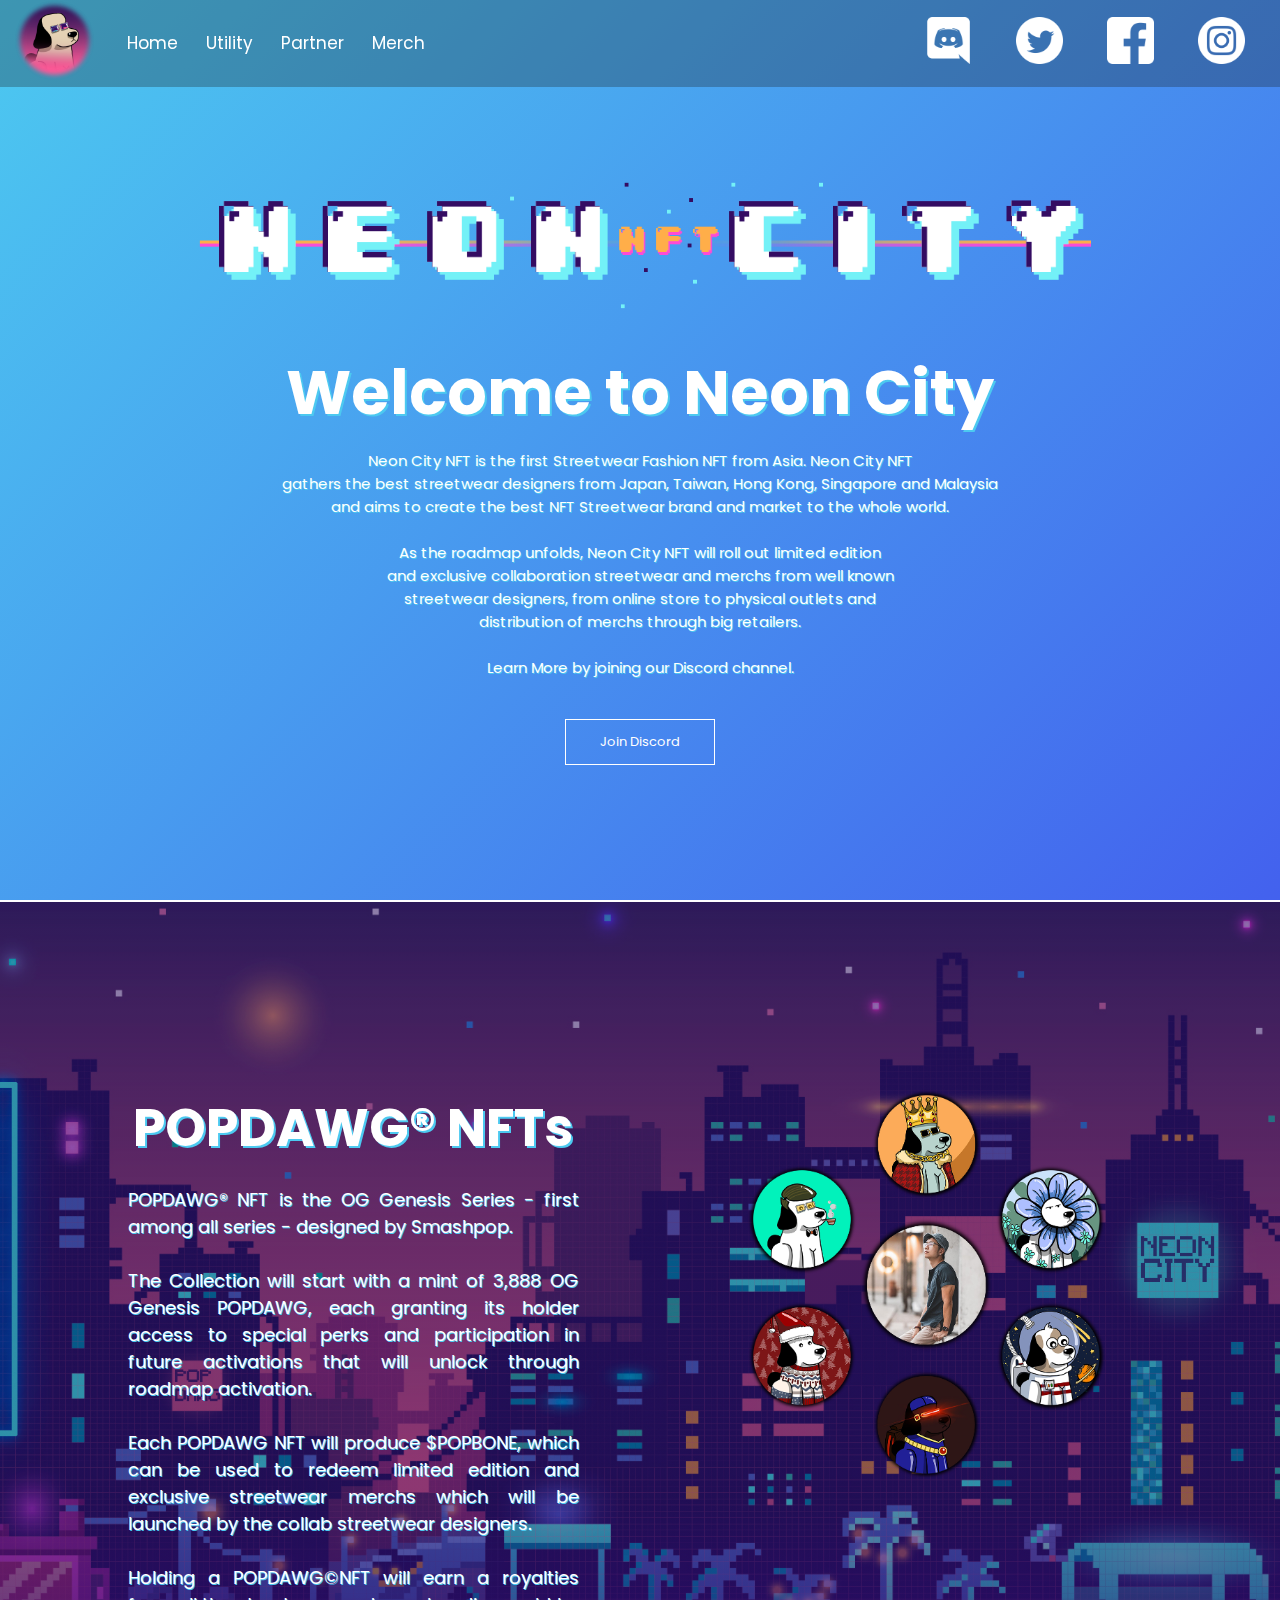
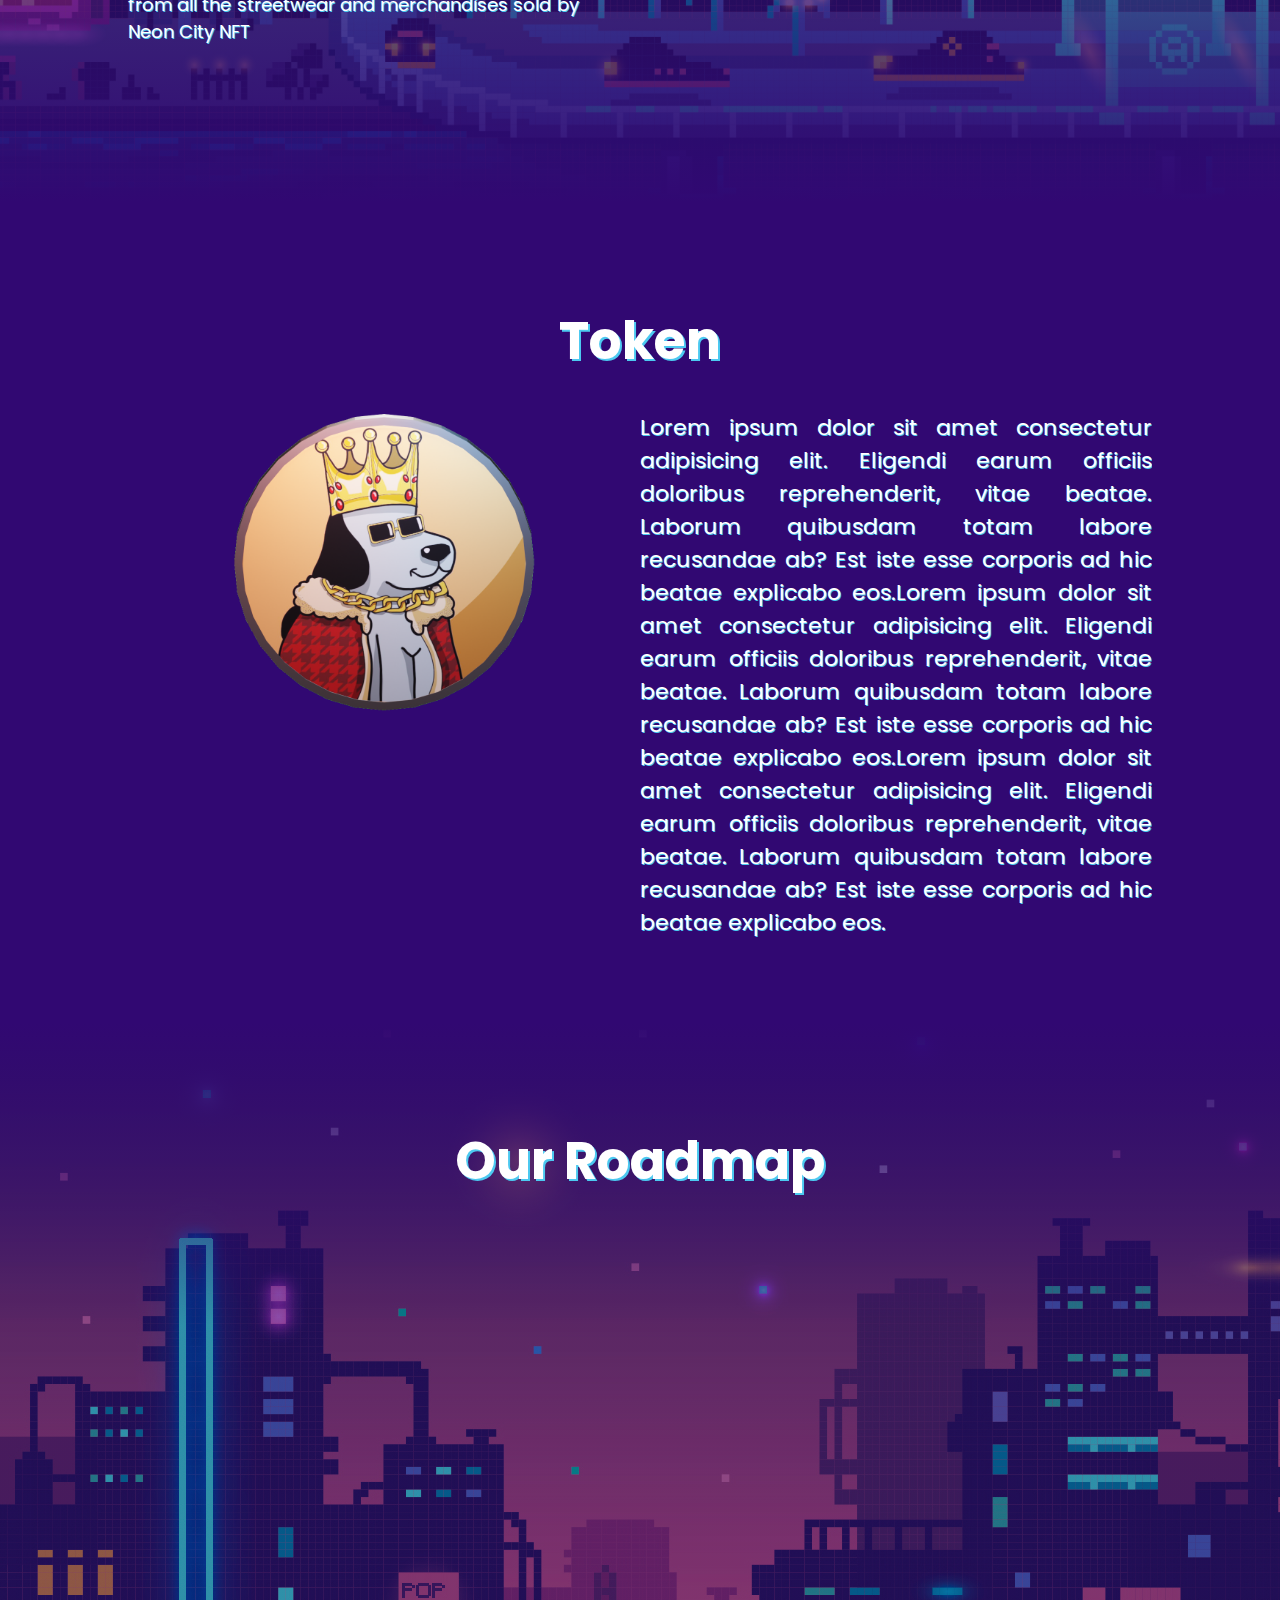
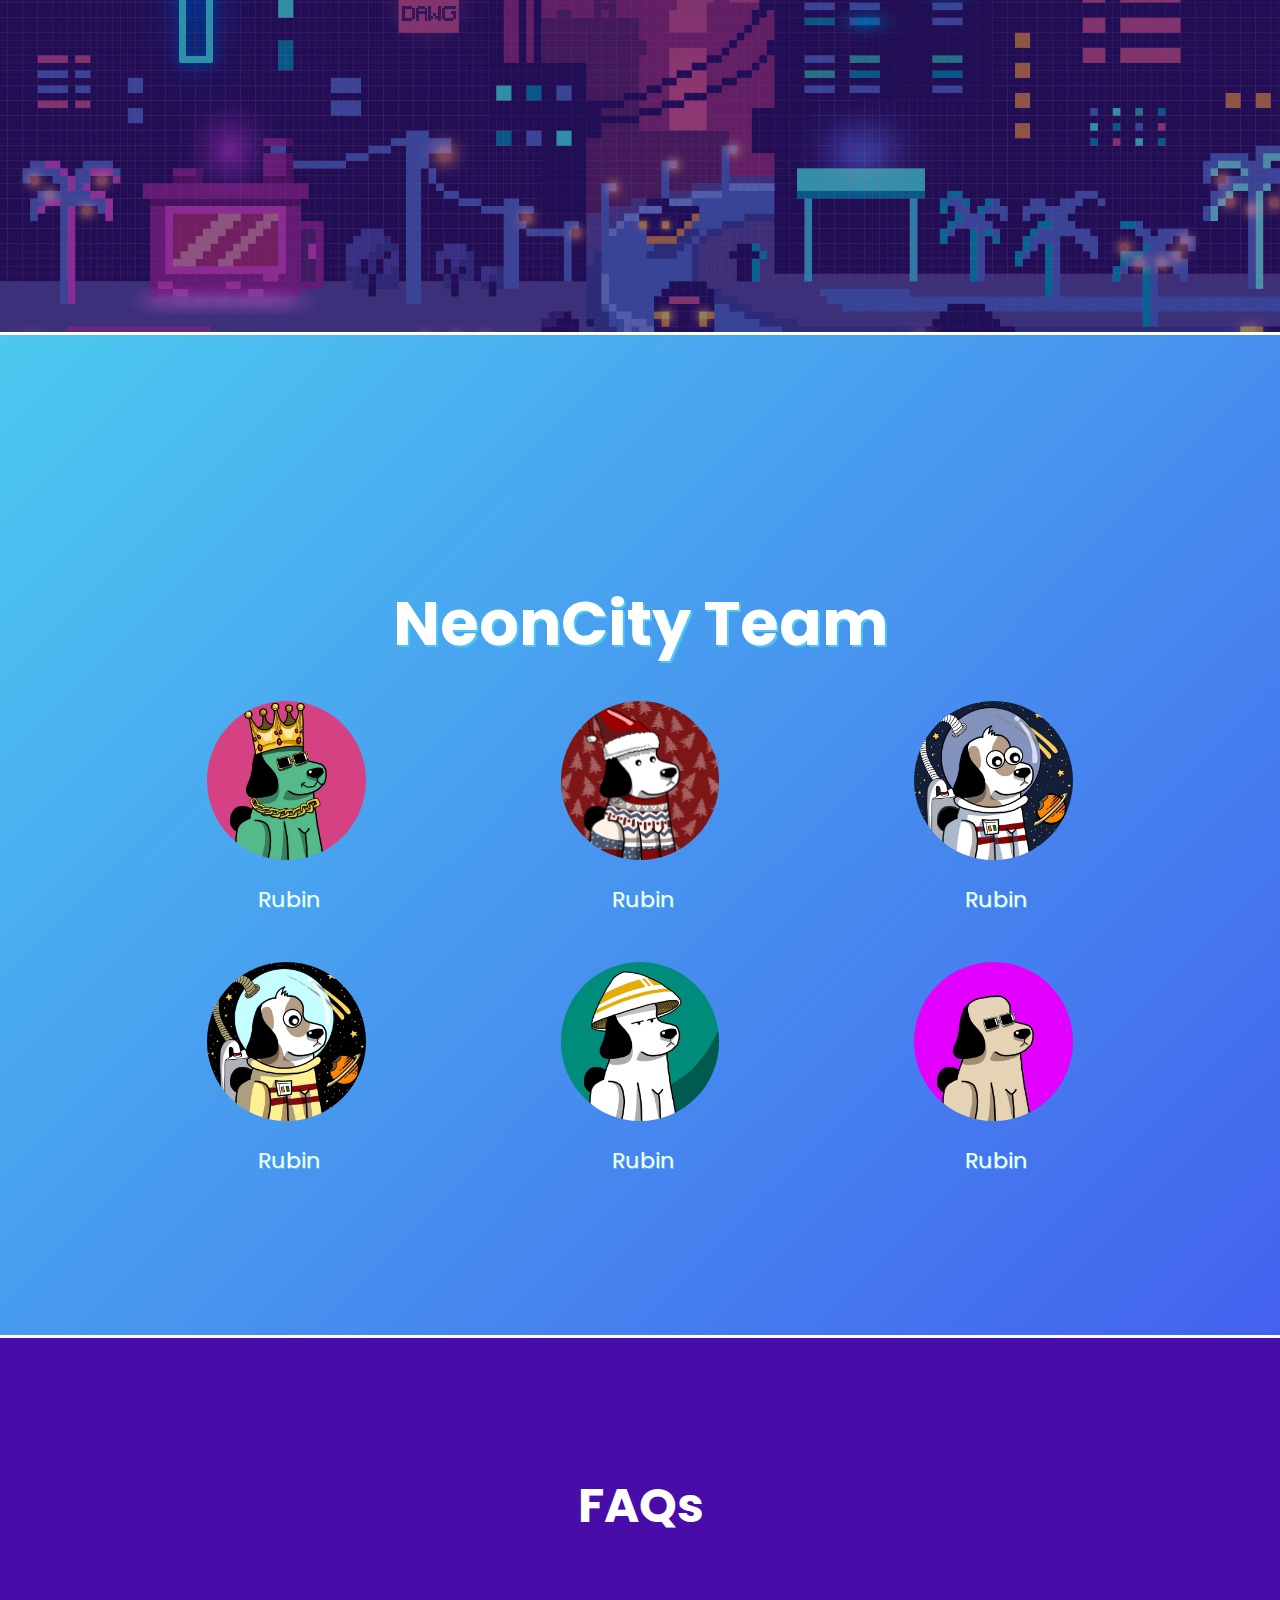
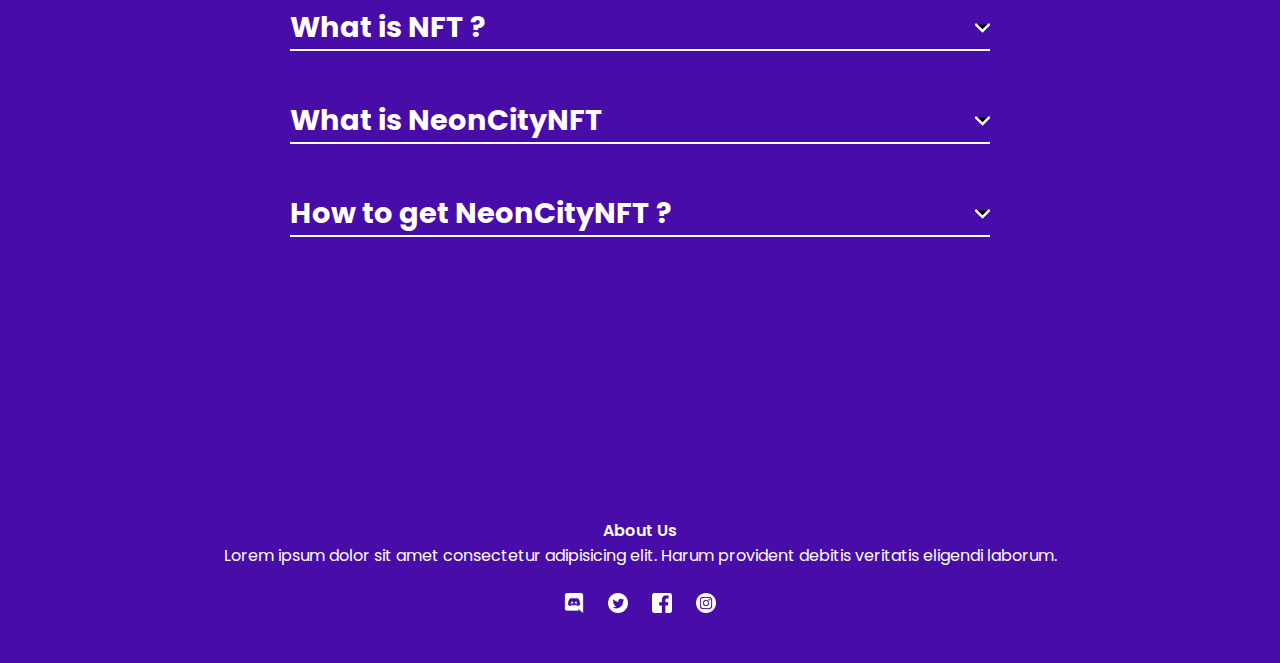
<file: index.html>
<!DOCTYPE html>
<html>
  <head>
    <meta charset="utf-8" />
    <meta http-equiv="X-UA-Compatible" content="IE=edge" />
    <title>NeonCityNFT</title>
    <meta name="viewport" content="width=device-width, initial-scale=1" />
    <link rel="stylesheet" type="text/css" media="screen" href="style.css" />
    <script src="main.js"></script>
    <link
      href="https://fonts.googleapis.com/css2?family=Poppins:wght@100;200;300;400;600;700&display=swap"
      rel="stylesheet"
    />
  </head>
  <body>
    <section class="header">
      <!-----------------NAV tab end--------------------->
      <nav>
        <div class="header-logo">
          <a href=""><img src="img/neoncitylogo.png" /></a>
        </div>
        <div class="nav-links" id="navLinks">
          <i class="fa fa-times" onclick="hideMenu()"></i>
          <ul>
            <li><a href="index.html">Home</a></li>
            <li><a href="utility.html">Utility</a></li>
            <li><a href="partner.html">Partner</a></li>
            <li><a href="merch.html">Merch</a></li>
          </ul>
        </div>
        <div class="social-link">
          <img src="img/discord.png" alt="" />
          <img src="img/twitter.png" alt="" />
          <img src="img/facebook.png" alt="" />
          <img src="img/instagram.png" alt="" />
        </div>
        <i class="fa fa-bars" onclick="showMenu()"></i>
      </nav>
      <!-----------------NAV tab end--------------------->
      <div class="text-box">
        <a href=""><img src="img/neoncitytitle.png" /></a>
        <h1>Welcome to Neon City</h1>
        <p>
          Neon City NFT is the first Streetwear Fashion NFT from Asia. Neon City
          NFT <br />gathers the best streetwear designers from Japan, Taiwan,
          Hong Kong, Singapore and Malaysia <br />
          and aims to create the best NFT Streetwear brand and market to the
          whole world. <br />
          <br />
          As the roadmap unfolds, Neon City NFT will roll out limited edition
          <br />
          and exclusive collaboration streetwear and merchs from well known
          <br />
          streetwear designers, from online store to physical outlets and <br />
          distribution of merchs through big retailers. <br />
          <br />
          Learn More by joining our Discord channel.
        </p>
        <a href="" class="hero-btn">Join Discord</a>
      </div>
    </section>

    <!-----------------Slide Show start--------------------->

    <section class="slideshow">
      <div class="slideshow-title">
        <div class="row">
          <div class="slideshow-col">
            <h2>POPDAWG® NFTs</h2>
            <p>
              POPDAWG® NFT is the OG Genesis Series - first among all series -
              designed by Smashpop.<br />
              <br />
              The Collection will start with a mint of 3,888 OG Genesis POPDAWG,
              each granting its holder access to special perks and participation
              in future activations that will unlock through roadmap activation.
              <br />
              <br />
              Each POPDAWG NFT will produce $POPBONE, which can be used to
              redeem limited edition and exclusive streetwear merchs which will
              be launched by the collab streetwear designers. <br />
              <br />
              Holding a POPDAWG©NFT will earn a royalties from all the
              streetwear and merchandises sold by Neon City NFT
            </p>
          </div>
          <div class="slideshow-col">
            <img src="img/showcase.png" alt="" />
          </div>
        </div>
      </div>
    </section>

    <!---------------------Slide Show end-------------------------->
    <!----------------------Token start---------------------------->

    <section class="token">
      <div class="token-title">
        <h2>Token</h2>
        <div class="row">
          <div class="token-col">
            <img src="img/NFT8.png" alt="" />
          </div>
          <div class="token-col">
            <p>
              Lorem ipsum dolor sit amet consectetur adipisicing elit. Eligendi
              earum officiis doloribus reprehenderit, vitae beatae. Laborum
              quibusdam totam labore recusandae ab? Est iste esse corporis ad
              hic beatae explicabo eos.Lorem ipsum dolor sit amet consectetur
              adipisicing elit. Eligendi earum officiis doloribus reprehenderit,
              vitae beatae. Laborum quibusdam totam labore recusandae ab? Est
              iste esse corporis ad hic beatae explicabo eos.Lorem ipsum dolor
              sit amet consectetur adipisicing elit. Eligendi earum officiis
              doloribus reprehenderit, vitae beatae. Laborum quibusdam totam
              labore recusandae ab? Est iste esse corporis ad hic beatae
              explicabo eos.
            </p>
          </div>
        </div>
      </div>
    </section>

    <!----------------------Token end--------------------------------->
    <!----------------------Roadmap start----------------------------->

    <section class="roadmap">
      <div class="roadmap-title">
        <h2>Our Roadmap</h2>
      </div>
    </section>

    <!----------------------Roadmap end--------------------------------->
    <!----------------------Team start---------------------------------->

    <section class="team">
      <div class="team-title">
        <h2>NeonCity Team</h2>
        <div class="row">
          <div class="team-col">
            <img src="img/NFT2.jpeg" alt="" />
            <p>Rubin</p>
          </div>
          <div class="team-col">
            <img src="img/NFT3.jpeg" alt="" />
            <p>Rubin</p>
          </div>
          <div class="team-col">
            <img src="img/NFT4.jpeg" alt="" />
            <p>Rubin</p>
          </div>
        </div>
        <div class="row">
          <div class="team-col">
            <img src="img/NFT5.jpeg" alt="" />
            <p>Rubin</p>
          </div>
          <div class="team-col">
            <img src="img/NFT6.jpeg" alt="" />
            <p>Rubin</p>
          </div>
          <div class="team-col">
            <img src="img/NFT7.jpeg" alt="" />
            <p>Rubin</p>
          </div>
        </div>
      </div>
    </section>

    <!-------------------------Team end--------------------------------->
    <!-----------------------faq start---------------------------------->

    <section class="faq-section">
      <h2>FAQs</h2>
      <div class="faq">
        <div class="question">
          <h3>What is NFT ?</h3>

          <svg width="15" height="10" viewBox="0 0 42 25">
            <Path
              d="M3 3L21 21L39 3"
              stroke="white"
              stroke-width="7"
              stroke-linecap="round"
            />
          </svg>
        </div>
        <div class="answer">
          <p>
            Lorem ipsum dolor sit amet consectetur, adipisicing elit. Architecto
            autem qui non ipsum voluptates perferendis dolore earum a ullam
            magni voluptatibus odit, nesciunt repellat incidunt. Atque sequi
            facilis laboriosam provident!
          </p>
        </div>
      </div>
      <div class="faq">
        <div class="question">
          <h3>What is NeonCityNFT</h3>

          <svg width="15" height="10" viewBox="0 0 42 25">
            <Path
              d="M3 3L21 21L39 3"
              stroke="white"
              stroke-width="7"
              stroke-linecap="round"
            />
          </svg>
        </div>
        <div class="answer">
          <p>
            Lorem ipsum dolor sit amet consectetur, adipisicing elit. Architecto
            autem qui non ipsum voluptates perferendis dolore earum a ullam
            magni voluptatibus odit, nesciunt repellat incidunt. Atque sequi
            facilis laboriosam provident!
          </p>
        </div>
      </div>
      <div class="faq">
        <div class="question">
          <h3>How to get NeonCityNFT ?</h3>

          <svg width="15" height="10" viewBox="0 0 42 25">
            <Path
              d="M3 3L21 21L39 3"
              stroke="white"
              stroke-width="7"
              stroke-linecap="round"
            />
          </svg>
        </div>
        <div class="answer">
          <p>
            Lorem ipsum dolor sit amet consectetur, adipisicing elit. Architecto
            autem qui non ipsum voluptates perferendis dolore earum a ullam
            magni voluptatibus odit, nesciunt repellat incidunt. Atque sequi
            facilis laboriosam provident!
          </p>
        </div>
      </div>
    </section>

    <!-------------------------Faq end------------------------------------->
    <!-----------------------footer start---------------------------------->

    <section class="footer">
      <h4>About Us</h4>
      <p>
        Lorem ipsum dolor sit amet consectetur adipisicing elit. Harum provident
        debitis veritatis eligendi laborum.
      </p>
      <div class="icon">
        <img src="img/discord.png" alt="" />
        <img src="img/twitter.png" alt="" />
        <img src="img/facebook.png" alt="" />
        <img src="img/instagram.png" alt="" />
      </div>
    </section>

    <script src="app.js"></script>
  </body>
</html>
</file>
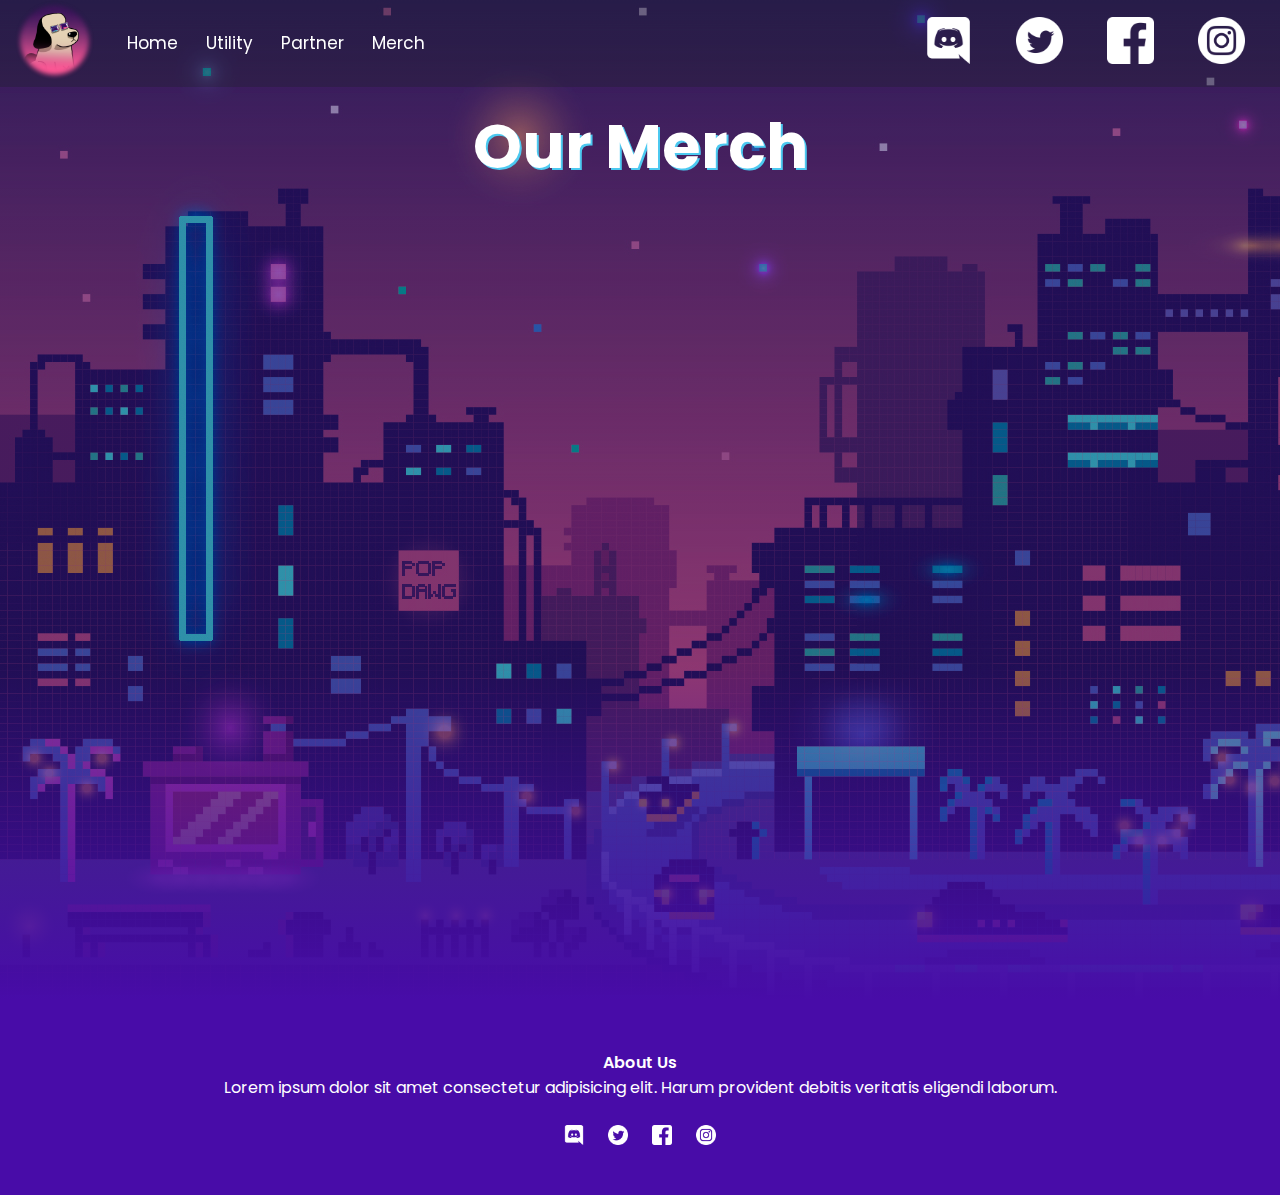
<file: merch.html>
<!DOCTYPE html>
<html>
  <head>
    <meta charset="utf-8" />
    <meta http-equiv="X-UA-Compatible" content="IE=edge" />
    <title>NeonCityNFT</title>
    <meta name="viewport" content="width=device-width, initial-scale=1" />
    <link rel="stylesheet" type="text/css" media="screen" href="style.css" />
    <script src="main.js"></script>
    <link
      href="https://fonts.googleapis.com/css2?family=Poppins:wght@100;200;300;400;600;700&display=swap"
      rel="stylesheet"
    />
  </head>
  <body>
    <section class="merch">
      <!-----------------NAV tab end--------------------------------------------->
      <nav>
        <div class="header-logo">
          <a href=""><img src="img/neoncitylogo.png" /></a>
        </div>
        <div class="nav-links" id="navLinks">
          <i class="fa fa-times" onclick="hideMenu()"></i>
          <ul>
            <li><a href="index.html">Home</a></li>
            <li><a href="utility.html">Utility</a></li>
            <li><a href="partner.html">Partner</a></li>
            <li><a href="merch.html">Merch</a></li>
          </ul>
        </div>
        <div class="social-link">
          <img src="img/discord.png" alt="" />
          <img src="img/twitter.png" alt="" />
          <img src="img/facebook.png" alt="" />
          <img src="img/instagram.png" alt="" />
        </div>
        <i class="fa fa-bars" onclick="showMenu()"></i>
      </nav>
      <!-----------------NAV tab end-------------------------------------------->
      <div class="merch-title">
        <h2>Our Merch</h2>
      </div>
    </section>

    <!-----------------------footer start---------------------------------->

    <section class="footer">
      <h4>About Us</h4>
      <p>
        Lorem ipsum dolor sit amet consectetur adipisicing elit. Harum provident
        debitis veritatis eligendi laborum.
      </p>
      <div class="icon">
        <img src="img/discord.png" alt="" />
        <img src="img/twitter.png" alt="" />
        <img src="img/facebook.png" alt="" />
        <img src="img/instagram.png" alt="" />
      </div>
    </section>

    <script src="app.js"></script>
  </body>
</html>
</file>
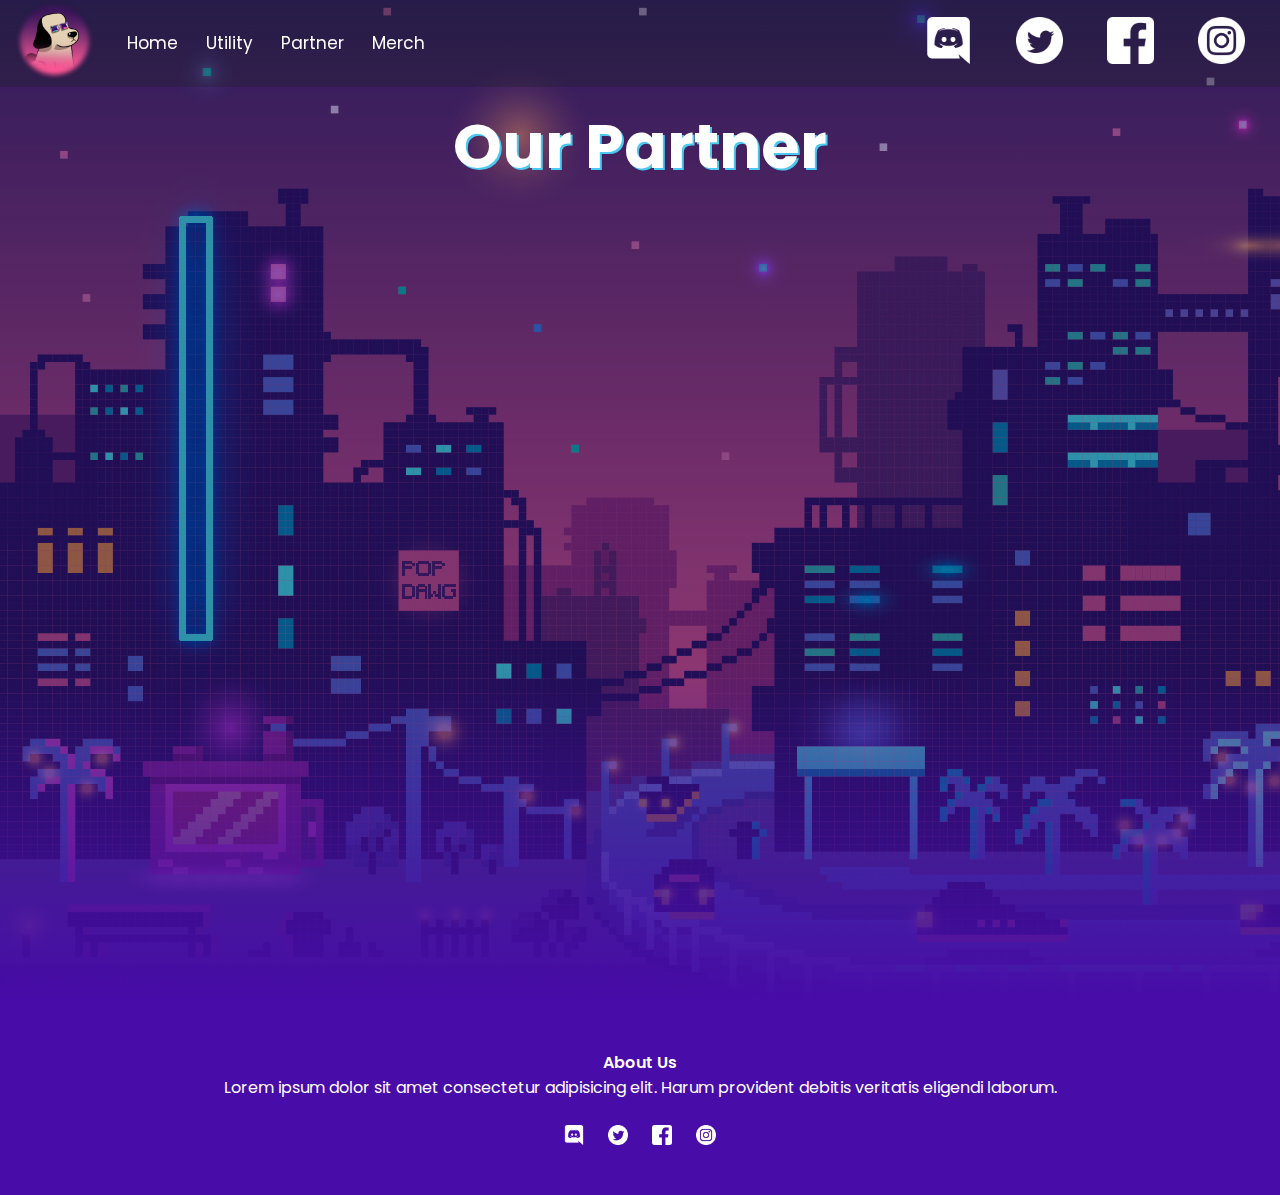
<file: partner.html>
<!DOCTYPE html>
<html>
  <head>
    <meta charset="utf-8" />
    <meta http-equiv="X-UA-Compatible" content="IE=edge" />
    <title>NeonCityNFT</title>
    <meta name="viewport" content="width=device-width, initial-scale=1" />
    <link rel="stylesheet" type="text/css" media="screen" href="style.css" />
    <script src="main.js"></script>
    <link
      href="https://fonts.googleapis.com/css2?family=Poppins:wght@100;200;300;400;600;700&display=swap"
      rel="stylesheet"
    />
  </head>
  <body>
    <section class="partner">
      <!-----------------NAV tab end--------------------------------------------->
      <nav>
        <div class="header-logo">
          <a href=""><img src="img/neoncitylogo.png" /></a>
        </div>
        <div class="nav-links" id="navLinks">
          <i class="fa fa-times" onclick="hideMenu()"></i>
          <ul>
            <li><a href="index.html">Home</a></li>
            <li><a href="utility.html">Utility</a></li>
            <li><a href="partner.html">Partner</a></li>
            <li><a href="merch.html">Merch</a></li>
          </ul>
        </div>
        <div class="social-link">
          <img src="img/discord.png" alt="" />
          <img src="img/twitter.png" alt="" />
          <img src="img/facebook.png" alt="" />
          <img src="img/instagram.png" alt="" />
        </div>
        <i class="fa fa-bars" onclick="showMenu()"></i>
      </nav>
      <!-----------------NAV tab end-------------------------------------------->
      <div class="partner-title">
        <h2>Our Partner</h2>
      </div>
    </section>

    <!-----------------------footer start---------------------------------->

    <section class="footer">
      <h4>About Us</h4>
      <p>
        Lorem ipsum dolor sit amet consectetur adipisicing elit. Harum provident
        debitis veritatis eligendi laborum.
      </p>
      <div class="icon">
        <img src="img/discord.png" alt="" />
        <img src="img/twitter.png" alt="" />
        <img src="img/facebook.png" alt="" />
        <img src="img/instagram.png" alt="" />
      </div>
    </section>

    <script src="app.js"></script>
  </body>
</html>
</file>
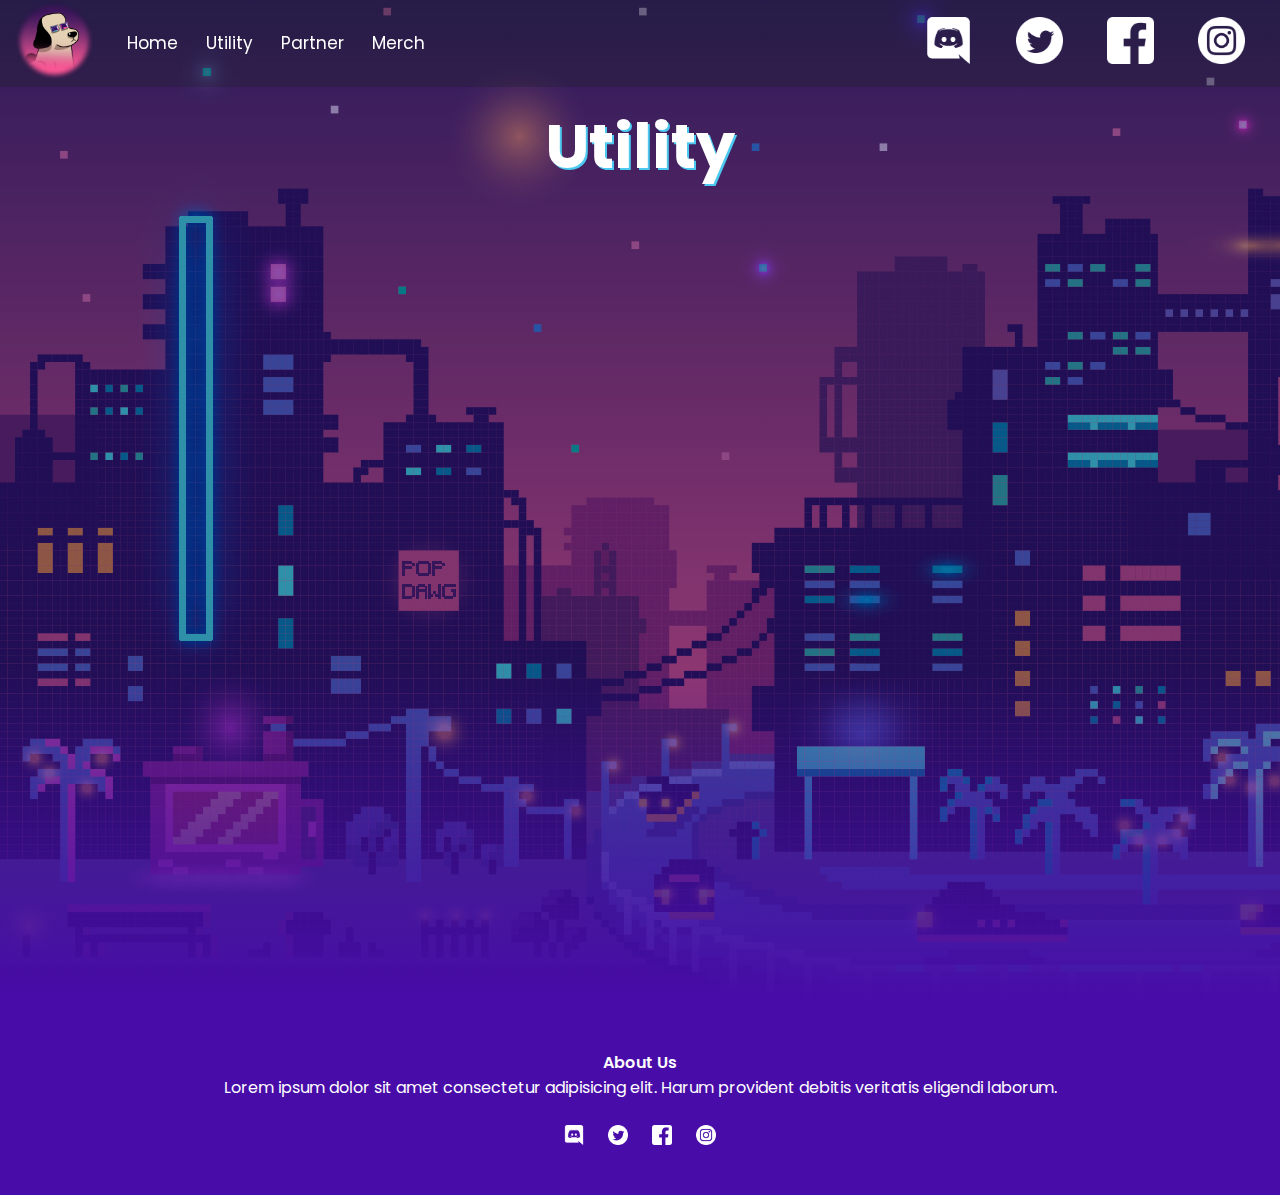
<file: utility.html>
<!DOCTYPE html>
<html>
  <head>
    <meta charset="utf-8" />
    <meta http-equiv="X-UA-Compatible" content="IE=edge" />
    <title>NeonCityNFT</title>
    <meta name="viewport" content="width=device-width, initial-scale=1" />
    <link rel="stylesheet" type="text/css" media="screen" href="style.css" />
    <script src="main.js"></script>
    <link
      href="https://fonts.googleapis.com/css2?family=Poppins:wght@100;200;300;400;600;700&display=swap"
      rel="stylesheet"
    />
  </head>
  <body>
    <section class="utility">
      <!-----------------NAV tab end--------------------------------------------->
      <nav>
        <div class="header-logo">
          <a href=""><img src="img/neoncitylogo.png" /></a>
        </div>
        <div class="nav-links" id="navLinks">
          <i class="fa fa-times" onclick="hideMenu()"></i>
          <ul>
            <li><a href="index.html">Home</a></li>
            <li><a href="utility.html">Utility</a></li>
            <li><a href="partner.html">Partner</a></li>
            <li><a href="merch.html">Merch</a></li>
          </ul>
        </div>
        <div class="social-link">
          <img src="img/discord.png" alt="" />
          <img src="img/twitter.png" alt="" />
          <img src="img/facebook.png" alt="" />
          <img src="img/instagram.png" alt="" />
        </div>
        <i class="fa fa-bars" onclick="showMenu()"></i>
      </nav>
      <!-----------------NAV tab end-------------------------------------------->
      <div class="utility-title">
        <h2>Utility</h2>
      </div>
    </section>

    <!-----------------------footer start---------------------------------->

    <section class="footer">
      <h4>About Us</h4>
      <p>
        Lorem ipsum dolor sit amet consectetur adipisicing elit. Harum provident
        debitis veritatis eligendi laborum.
      </p>
      <div class="icon">
        <img src="img/discord.png" alt="" />
        <img src="img/twitter.png" alt="" />
        <img src="img/facebook.png" alt="" />
        <img src="img/instagram.png" alt="" />
      </div>
    </section>
  </body>
</html>
</file>
<file: style.css>
* {
  margin: 0;
  padding: 0;
  font-family: "Poppins", sans-serif;
}
.row {
  margin-top: 3%;
  display: flex;
  justify-content: space-between;
}
::-webkit-scrollbar {
  width: 6px;
}
::-webkit-scrollbar-thumb {
  background: #4361ee;

  background-size: 400% 400%;
  animation: change 10s ease-in-out infinite;
  border-radius: 6px;
}
::-webkit-scrollbar-thumb:hover {
  background: #2d419b;
}
::-webkit-scrollbar-track {
  background-color: #2d9abb;
}
@media (max-width: 800px) {
  .row {
    flex-direction: column;
  }
}

/*--------------------------------------Header start------------------------------*/

.header {
  width: 100%;
  min-height: 100vh;
  display: flex;
  justify-content: center;
  align-items: center;
  background: linear-gradient(
    -45deg,
    #f72585,
    #7209b7,
    #480ca8,
    #4361ee,
    #4cc9f0
  );
  background-size: 400% 400%;
  animation: change 10s ease-in-out infinite;
}
/*--------------------------------------NAV start------------------------------*/
nav {
  display: flex;
  padding: 0 15px;
  justify-content: space-between;
  align-items: center;
  position: fixed;
  width: 100%;
  max-height: 100px;
  background: rgba(25, 34, 36, 0.301);
  top: 0;
  left: 0;
  box-sizing: border-box;
  z-index: 20;
}
nav img {
  width: 80px;
}
.nav-links {
  flex: 1;
  text-align: left;
  padding-left: 20px;
}
.nav-links ul li {
  list-style: none;
  display: inline-block;
  padding: 8px 12px;
  position: relative;
}
.nav-links ul li a {
  color: #fff;
  text-decoration: none;
  font-size: 17px;
}
.nav-links ul li ::after {
  content: "";
  width: 0%;
  height: 2px;
  background: #4cc9f0;
  display: block;
  margin: auto;
  transition: 0.5s;
}
.nav-links ul li :hover::after {
  width: 100%;
}
.social-link {
  flex: 1;
  list-style: none;
  display: inline-block;
  position: relative;
  text-align: right;
}

.social-link img {
  width: 47px;
  height: 47px;
  margin: 0 20px 0;
  filter: invert(100%) sepia(0%) saturate(7477%) hue-rotate(18deg)
    brightness(102%) contrast(105%);
  cursor: pointer;
}
.social-link img:hover {
  filter: invert(38%) sepia(97%) saturate(2282%) hue-rotate(197deg)
    brightness(88%) contrast(102%);
  transition: 2s;
}

@media (max-width: 800px) {
  .text-box {
    padding: 90px 0;
  }
  .header-logo img {
    width: 83px;
  }
  .social-link img {
    width: 33px;
    height: 33px;
    text-align: left;
    margin: 0 3px;
  }
  nav {
    padding: 0 5px;
    margin-bottom: 10px;
  }
  .text-box h1 {
    font-size: 20px;
  }
  .nav-links ul li {
    display: block;
  }
  .nav-links {
    position: fixed;
    background: #f44336;
    height: 100vh;
    width: 200px;
    top: 0;
    right: -220px;
    text-align: left;
    z-index: 2;
    transition: 1s;
  }

  nav .fa {
    display: block;
    color: #fff;
    margin: 10px;
    font-size: 22px;
    cursor: pointer;
  }
  .nav-links ul {
    padding: 30px;
  }
}
/*--------------------------------------NAV end------------------------------*/
.text-box {
  width: 90%;
  color: #fff;

  text-align: center;
}
.text-box img {
  width: 80%;
  cursor: pointer;
}
.text-box h1 {
  font-size: 62px;
  color: #fff;
  text-shadow: 2px 2px #4cc9f0;
}
.text-box p {
  margin: 10px 0 40px;
  font-size: 15px;
  color: #fff;
  color: #fff;
  text-shadow: 1px 1px #4cc9f0;
}
.hero-btn {
  display: inline-block;
  text-decoration: none;
  color: #fff;
  border: 1px solid #fff;
  padding: 12px 34px;
  font-size: 13px;
  background: transparent;
  position: relative;
  cursor: pointer;
}
.hero-btn:hover {
  border: 1px solid #4cc9f0;
  background: #4cc9f0;
  transition: 1s;
}

@media (max-width: 800px) {
  .text-box img {
    width: 100%;
  }
  .text-box h1 {
    font-size: 22px;
  }
  .text-box p {
    font-size: 16px;
  }
}

/*--------------------------------------Header End-----------------------------------*/
/*--------------------------------------slideshow start------------------------------*/

.slideshow {
  height: 100vh;
  width: 100%;
  background-image: url(img/Background-1.jpg);
  background-image: linear-gradient(
      to bottom,
      rgba(11, 17, 71, 0.466),
      rgba(11, 17, 71, 0.466),
      rgba(11, 17, 71, 0.466),
      #310872
    ),
    url(img/Background-1.jpg);
  background-position: center;
  background-size: cover;
  position: relative;
  display: flex;
  justify-content: center;
  align-items: center;
  margin: 2px 0 0px;
}
@keyframes change {
  0% {
    background-position: 0 50%;
  }
  50% {
    background-position: 100% 50%;
  }
  100% {
    background-position: 0 50%;
  }
}

.slideshow-title {
  width: 80%;
}
.slideshow-col {
  color: #fff;
  flex-basis: 44%;
  text-align: center;
}
.slideshow-col h2 {
  text-shadow: 2px 2px #4cc9f0;
  font-size: 52px;
  padding-bottom: 19px;
}
.slideshow-col p {
  text-shadow: 1px 1px #4cc9f0;
  font-size: 18px;
  text-align: justify;
}
.slideshow-col img {
  width: 80%;
  cursor: pointer;
}
.slideshow-col img:hover {
  transform: scale(1.05);
  transition: 0.5s ease-in-out;
  z-index: 2;
}

@media (max-width: 800px) {
  .slideshow {
    min-height: 1080px;
    padding-top: 0;
  }
  .slideshow-col h2 {
    font-size: 32px;
  }
  .slideshow-col p {
    font-size: 16px;
    text-align: center;
  }
  .slideshow-col img {
    padding: 15px 0;
    width: 100%;
  }
}
/*--------------------------------------Slideshow End-----------------------------------*/
/*--------------------------------------token start------------------------------------*/

.token {
  padding-top: 100px;
  width: 100%;
  height: 80vh;
  background: #310872;
  text-align: center;
  background-size: cover;
}
.token-title {
  width: 80%;
  margin: auto;
  text-align: center;
}
.token-title h2 {
  font-size: 52px;
  text-align: center;
  margin-bottom: 3%;
  color: #fff;
  text-shadow: 2px 2px #4cc9f0;
}
.token-col {
  flex-basis: 50%;
  text-align: center;
  color: #fff;
  text-shadow: 1px 1px #4cc9f0;
  overflow: hidden;
  position: relative;
}
.token-col img {
  width: 60%;
}
.token-col p {
  font-size: 22px;
  text-align: justify;
}

@media (max-width: 800px) {
  .token {
    min-height: 1080px;
    padding-top: 0;
  }
  .token-col img {
    width: 80%;
  }
  .token-title h2 {
    font-size: 38px;
  }
  .token-title p {
    font-size: 16px;
    text-align: center;
  }
}
/*--------------------------------------token End-------------------------------------*/
/*--------------------------------------roadmap start------------------------------------*/

.roadmap {
  padding-top: 100px;
  width: 100%;
  height: 90vh;
  background-image: linear-gradient(
      to bottom,
      #310872,
      rgba(11, 17, 71, 0.466),
      rgba(11, 17, 71, 0.466),
      rgba(11, 17, 71, 0.466)
    ),
    url(img/Background-1.jpg);
  color: #fff;
  text-align: center;
  margin-bottom: 3px;
}
.roadmap-title {
  width: 80%;
  margin: auto;
  text-align: center;
}
.roadmap-title h2 {
  font-size: 52px;
  text-align: center;
  color: #fff;
  text-shadow: 2px 2px #4cc9f0;
}

@media (max-width: 800px) {
  .roadmap {
    min-height: 1080px;
    padding-top: 0;
  }
  .roadmap-title h2 {
    font-size: 32px;
  }
}
/*--------------------------------------roadmap End-------------------------------------*/
/*--------------------------------------team start--------------------------------------*/

.team {
  width: 100%;
  min-height: 100vh;
  padding-top: 100px;
  display: flex;
  justify-content: center;
  align-items: center;
  background: linear-gradient(
    -45deg,
    #f72585,
    #7209b7,
    #480ca8,
    #4361ee,
    #4cc9f0
  );
  background-size: 400% 400%;
  animation: change 10s ease-in-out infinite;
}
.team-title {
  width: 80%;
  margin: auto;
  text-align: center;
  color: #fff;
}
.team-title h2 {
  font-size: 62px;
  text-shadow: 2px 2px #4cc9f0;
}
.team-col {
  flex-basis: 31%;
  border-radius: 10px;
  text-align: left;
}
.team-col p {
  font-size: 22px;
  margin: 5% 5%;
  margin-left: 7%;
  text-align: center;
  text-shadow: 1px 1px #4cc9f0;
}
.team-col img {
  width: 50%;
  border-radius: 50%;
  margin-left: 25%;
}

@media (max-width: 800px) {
  .team {
    padding-top: 0;
  }
  .team-title h2 {
    margin: 2% 2%;
    font-size: 32px;
  }
}
/*--------------------------------------Team End-------------------------------------*/
/*--------------------------------------faq start--------------------------------------*/

.faq-section {
  min-height: 70vh;
  width: 100%;
  margin: 3px auto 0px;
  display: flex;
  flex-direction: column;
  align-items: center;
  background: #480ca8;
  color: #fff;
  padding-top: 100px;
}
.faq-section h2 {
  font-size: 3rem;
  margin: 2rem 0rem;
}
.faq {
  max-width: 700px;
  margin-top: 1rem;
  margin-bottom: 1rem;
  padding-top: 1rem;
  border-bottom: 2px solid #fff;
  cursor: pointer;
}

.question {
  display: flex;
  justify-content: space-between;
  align-items: center;
}
.question h3 {
  font-size: 1.8rem;
}
.answer {
  max-height: 0;
  overflow: hidden;
  transition: max-height 1.4s ease;
}
.answer p {
  padding-top: 1rem;
  padding-bottom: 1rem;
  line-height: 1.6;
  font-size: 1.4rem;
}
.faq.active .answer {
  max-height: 300px;
  animation: faded 1s ease-in-out;
}
.faq.active svg {
  transform: rotate(180deg);
}
svg {
  transition: transform 0.5s ease-in;
}

@keyframes faded {
  from {
    opacity: 0;
    transform: translateY(-10px);
  }
  to {
    opacity: 1;
    transform: translateY(0px);
  }
}

@media (max-width: 800px) {
  .faq {
    width: 80%;
  }
  .faq-section {
    padding-top: 0;
  }
  .faq-section h2 {
    font-size: 32px;
  }
  .question h3 {
    font-size: 18px;
  }
  .answer p {
    font-size: 16px;
  }
}

/*--------------------------------------Faq end-------------------------------------------------*/
/*--------------------------------------Utility start-------------------------------------------*/

.utility {
  padding-top: 100px;
  height: 100vh;
  background-image: linear-gradient(
      to bottom,
      rgba(11, 17, 71, 0.466),
      rgba(11, 17, 71, 0.466),
      rgba(11, 17, 71, 0.466),
      #480ca8
    ),
    url(img/Background-1.jpg);
  color: #fff;
  text-align: center;
}
.utility-title h2 {
  font-size: 62px;
  text-shadow: 2px 2px #4cc9f0;
}

@media (max-width: 800px) {
  .utility-title h2 {
    font-size: 32px;
  }
}

/*--------------------------------------Utility end-------------------------------------------*/
/*--------------------------------------Partner start-------------------------------------------*/

.partner {
  padding-top: 100px;
  height: 100vh;
  background-image: linear-gradient(
      to bottom,
      rgba(11, 17, 71, 0.466),
      rgba(11, 17, 71, 0.466),
      rgba(11, 17, 71, 0.466),
      #480ca8
    ),
    url(img/Background-1.jpg);
  color: #fff;
  text-align: center;
}
.partner-title h2 {
  font-size: 62px;
  text-shadow: 2px 2px #4cc9f0;
}

@media (max-width: 800px) {
  .partner-title h2 {
    font-size: 32px;
  }
}

/*--------------------------------------Partner end-------------------------------------------*/
/*--------------------------------------Merch Start-------------------------------------------*/

.merch {
  padding-top: 100px;
  height: 100vh;
  background-image: linear-gradient(
      to bottom,
      rgba(11, 17, 71, 0.466),
      rgba(11, 17, 71, 0.466),
      rgba(11, 17, 71, 0.466),
      #480ca8
    ),
    url(img/Background-1.jpg);
  color: #fff;
  text-align: center;
}
.merch-title h2 {
  font-size: 62px;
  text-shadow: 2px 2px #4cc9f0;
}

@media (max-width: 800px) {
  .merch-title h2 {
    font-size: 32px;
  }
}

/*--------------------------------------Merch end---------------------------------------------*/
/*--------------------------------------Footer start------------------------------------------*/

.footer {
  min-height: 15vh;
  width: 100%;
  text-align: center;
  padding: 30px 0;
  background: #480ca8;
  color: #fff;
}
.footer h4 {
  margin-top: 20px;
  font-weight: 600;
}
.icon {
  margin-top: 25px;
  cursor: pointer;
}
.icon img {
  width: 20px;
  height: 20px;
  margin: 0 10px;
  filter: invert(100%) sepia(0%) saturate(7477%) hue-rotate(18deg)
    brightness(102%) contrast(105%);
}

@media (max-width: 800px) {
  .footer h4 {
    font-size: 12px;
  }
  .footer p {
    font-size: 9px;
  }
}

/*--------------------------------------Footer End------------------------------------------*/
</file>
